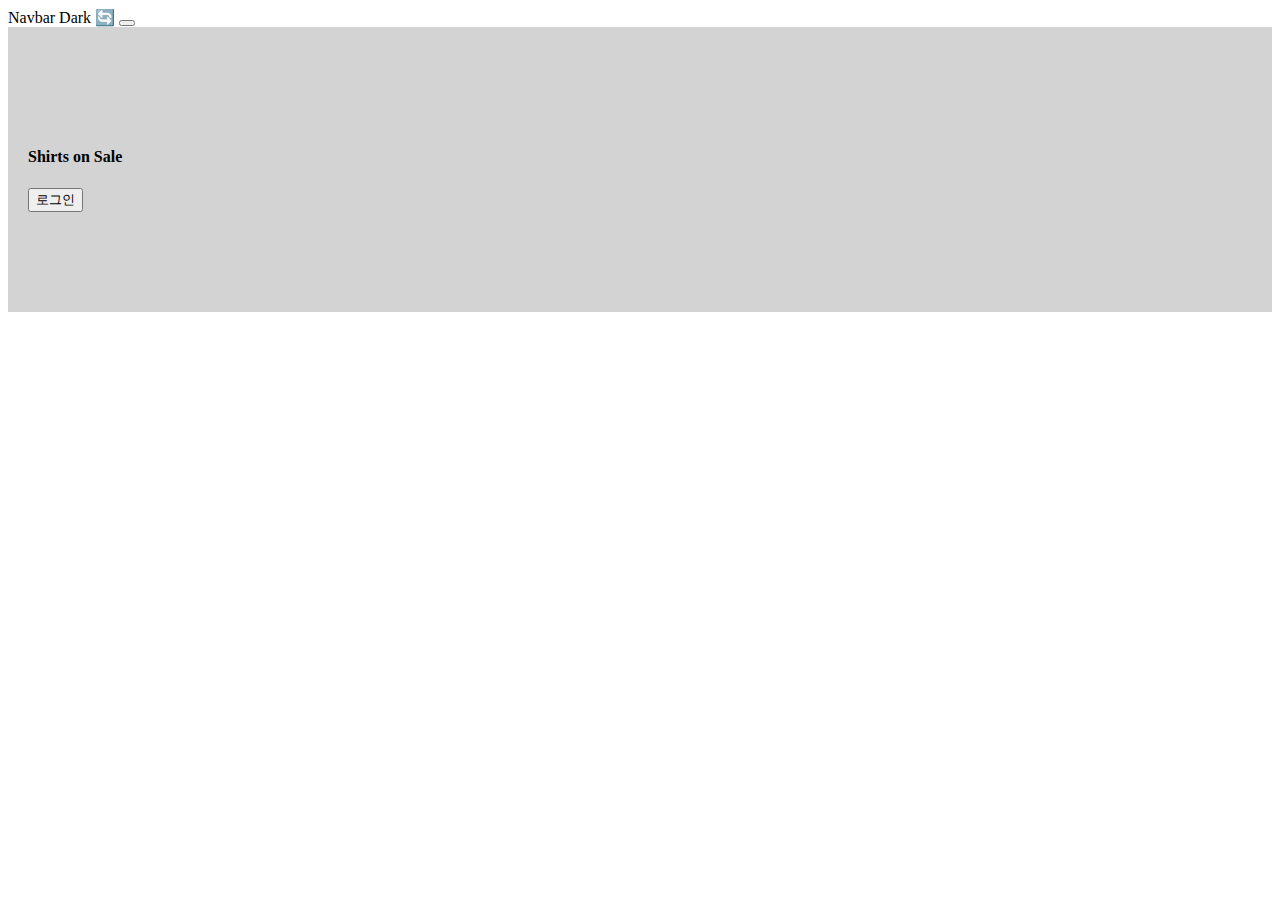
<file: Level 1/index.html>
<!doctype html>
<html lang="en">
  <head>
    <!-- Required meta tags -->
    <meta charset="utf-8">
    <meta name="viewport" content="width=device-width, initial-scale=1">

    <!-- Bootstrap CSS -->
    <link href="https://cdn.jsdelivr.net/npm/bootstrap@5.1.3/dist/css/bootstrap.min.css" rel="stylesheet" integrity="sha384-1BmE4kWBq78iYhFldvKuhfTAU6auU8tT94WrHftjDbrCEXSU1oBoqyl2QvZ6jIW3" crossorigin="anonymous">
    <link rel="stylesheet" href="main.css">
 
    <script src="https://code.jquery.com/jquery-3.7.1.min.js" integrity="sha256-/JqT3SQfawRcv/BIHPThkBvs0OEvtFFmqPF/lYI/Cxo=" crossorigin="anonymous"></script>

  </head>
  <body>

   
    <div class="black-bg">
      <div class="white-bg">
        <h4>로그인하세요</h4>

        <form action="success.html">
          <div class="my-3">
            <input type="text" class="form-control" id="email">
           </div>
           <div class="my-3">
             <input type="password" class="form-control">
           </div>
           <button type="submit" class="btn btn-primary" id="send">전송</button>
           <button type="button" class="btn btn-danger" id="close">닫기</button>
        </form> 

      </div>
    </div> 
<!--
    <div class="black-bg">
      <div class="white-bg">
        <h4>로그인하세요</h4>

        <form action="success.html" onsubmit="return checkId();">
          <div class="my-3">
            <input type="text" class="form-control" id="userId">
          </div>
          <div class="my-3">
            <input type="password" class="form-control" id="userPw">
          </div>
          <button type="submit" class="btn btn-primary">전송</button>
          <button type="button" class="btn btn-danger" id="close">닫기</button>
        </form> 

      </div>
    </div> 
-->
    <nav class="navbar navbar-light bg-light">
        <div class="container-fluid">
            <span class="navbar-brand">Navbar</span>
            <span class="badge bg-dark">Dark 🔄</span>
            <button class="navbar-toggler" type="button">
            <span class="navbar-toggler-icon"></span>
            </button>
        </div>
    </nav> 
    <ul class="list-group">
        <li class="list-group-item">An item</li>
        <li class="list-group-item">A second item</li>
        <li class="list-group-item">A third item</li>
        <li class="list-group-item">A fourth item</li>
        <li class="list-group-item">And a fifth one</li>
    </ul>

    <div class="main-bg">
      <h4>Shirts on Sale</h4>
      <button id="login" class="btn btn-danger">로그인</button>
    </div>
    
  


    <script>

      var count = 0;

      $('.badge').on('click', function() {
        count += 1;
        if (count % 2 != 0) {
          document.querySelector('.badge').style.color = 'black';
          document.querySelector('.badge').classList.remove('bg-dark');
          document.querySelector('.badge').classList.add('bg-light');
          document.querySelector('.badge').innerHTML = 'Light 🔄';
        } else {
          document.querySelector('.badge').style.color = 'white';
          document.querySelector('.badge').classList.remove('bg-light');
          document.querySelector('.badge').classList.add('bg-dark');
          document.querySelector('.badge').innerHTML = 'Dark 🔄';
        }
      })

      let age = '28';
      const birthplace = 'korea';
      

      // 전송버튼 누르면
      // 저기 input에 입력한값이 공백이면 알림창띄워주세요~
      $('form').on('submit', function(e) {
        if (document.getElementById('email').value == '') {
          alert('아이디입력안함');
          e.preventDefault(); // 폼 전송 막음
        }
      });


      document.getElementById('email').addEventListener('change', function(){
        console.log('안녕')
      });

      $('#login').on('click', function(){
        $('.black-bg').addClass('show-modal');
      });
      /*
      $('.black-bg').hide();

      $('#login').on('click', function(){
        $('.black-bg').fadeIn();
      })
      */
      $('#close').on('click', function(){
        $('.black-bg').removeClass('show-modal');
      })  

      function 삼육구게임(n) {
        var str = n.toString();
        var num = str[str.length - 1];

        if(num % 3 == 0 && num != 0) {
          console.log('박수');
        } else {
          console.log('통과');
        }
      }

      function 합격했냐(n1, n2){

        if((n1 < 0 || n1 > 100) || (n2 < 0 || n2 > 100)) {
          alert('0 ~ 100사이의 숫자 입력하세요.')
        } else if((n1 + n2 >= 120) && (n1 >= 40 && n2 >= 40)) {
          console.log('합격');
        } else {
          console.log('불합격');
        }
      }




      function checkId() {
        let userId = document.querySelector("#userId");
        let userPw = document.querySelector("#userPw");
        let userId_val = userId.value.trim();
        let userPw_val = userPw.value.trim();

        if(userId_val === "" && userPw_val === "") {
          alert("아이디와 비밀번호를 입력해주세요.");
          return false;
        }else if(userId_val === "") {
          alert("아이디를 입력해주세요.");
          userId.focus();
          return false;
        } else if(userPw_val === "") {
          alert("비밀번호를 입력해주세요.");
          userPw.focus();
          return false;
        } else if(userPw_val.length < 6) {
          alert("비밀번호 6자 미만입니다. 6자 이상 입력해주세요.");
          userPw.focus();
          return false;
        }
        return true;
      }

      

      document.querySelector('.navbar-toggler').addEventListener('click', function(){
          document.querySelectorAll('.list-group')[0].classList.toggle('show');
      })


        
      
      
       

        /*
        document.getElementsByClassName('navbar-toggler')[0].addEventListener('click', function(){
            document.getElementsByClassName('list-group')[0].classList.toggle('show');
        })
        */
    </script>

    <script src="https://cdn.jsdelivr.net/npm/bootstrap@5.1.3/dist/js/bootstrap.bundle.min.js" integrity="sha384-ka7Sk0Gln4gmtz2MlQnikT1wXgYsOg+OMhuP+IlRH9sENBO0LRn5q+8nbTov4+1p" crossorigin="anonymous"></script>
    
  </body>
</html>
</file>
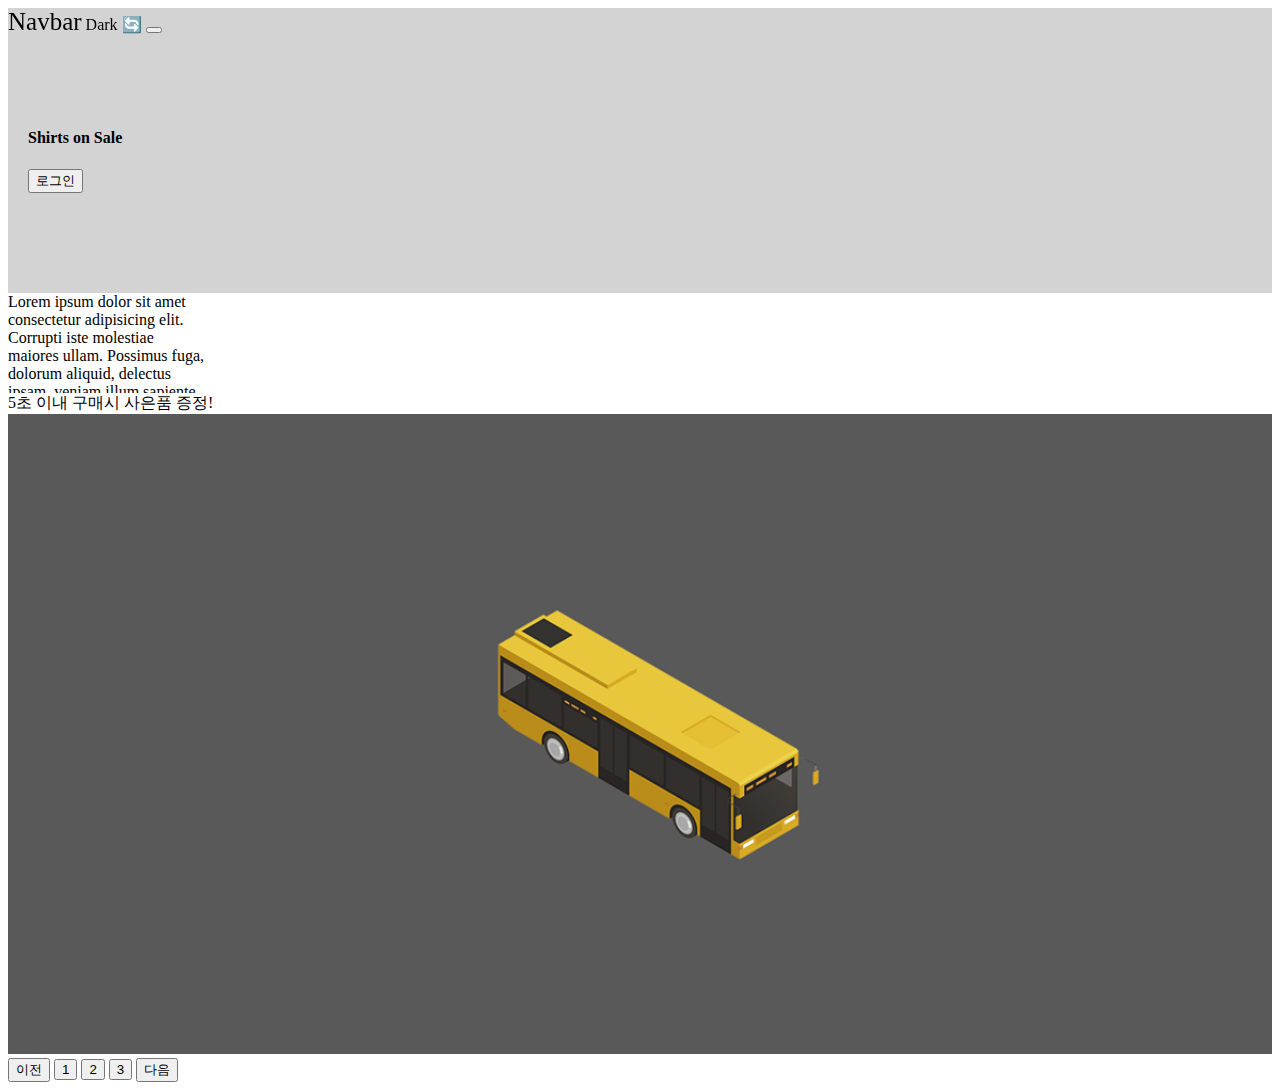
<file: Level 2/index.html>
<!doctype html>
<html lang="en">
  <head>
    <!-- Required meta tags -->
    <meta charset="utf-8">
    <meta name="viewport" content="width=device-width, initial-scale=1">

    <!-- Bootstrap CSS -->
    <link href="https://cdn.jsdelivr.net/npm/bootstrap@5.1.3/dist/css/bootstrap.min.css" rel="stylesheet" integrity="sha384-1BmE4kWBq78iYhFldvKuhfTAU6auU8tT94WrHftjDbrCEXSU1oBoqyl2QvZ6jIW3" crossorigin="anonymous">
    <link rel="stylesheet" href="./main.css">
    <script src="https://code.jquery.com/jquery-3.7.1.min.js" integrity="sha256-/JqT3SQfawRcv/BIHPThkBvs0OEvtFFmqPF/lYI/Cxo=" crossorigin="anonymous"></script>
  </head>
  <body>

   
    <div class="black-bg">
      <div class="white-bg">
        <h4>로그인하세요</h4>

        <form action="success.html">
          <div class="my-3">
            <input type="text" class="form-control" id="email">
           </div>
           <div class="my-3">
             <input type="password" class="form-control" id="pw">
           </div>
           <button type="submit" class="btn btn-primary" id="send">전송</button>
           <button type="button" class="btn btn-danger" id="close">닫기</button>
        </form> 
      </div>
    </div> 

    <script>
      document.querySelector('.black-bg').addEventListener('click', function(e) {
        if(e.target == document.querySelector('.black-bg')) {
          document.querySelector('.black-bg').classList.remove('show-modal');
        }
      })
    </script>


    <nav class="navbar navbar-light bg-light">
        <div class="container-fluid">
            <span class="navbar-brand">Navbar</span>
            <span class="badge bg-dark">Dark 🔄</span>
            <button class="navbar-toggler" type="button">
            <span class="navbar-toggler-icon"></span>
            </button>
        </div>
    </nav> 


    <script>
      window.addEventListener('scroll', function() {
        
        if (window.scrollY > 100) {
          document.querySelector('.navbar-brand').style.fontSize = '22px';
        } else {
          document.querySelector('.navbar-brand').style.fontSize = '25px';
        }

      });

    </script>



    <ul class="list-group">
        <li class="list-group-item">An item</li>
        <li class="list-group-item">A second item</li>
        <li class="list-group-item">A third item</li>
        <li class="list-group-item">A fourth item</li>
        <li class="list-group-item">And a fifth one</li>
    </ul>

    <div class="main-bg">
      <h4>Shirts on Sale</h4>
      <button id="login" class="btn btn-danger">로그인</button>
    </div>
    
    <div class="lorem" style="width: 200px; height: 100px; overflow-y: scroll;">
      Lorem ipsum dolor sit amet consectetur adipisicing elit. Corrupti iste molestiae maiores ullam. Possimus fuga, dolorum aliquid, delectus ipsam, veniam illum sapiente voluptas dicta fugit soluta earum quisquam amet optio.
    </div>

      <script>
        // div의 스크롤바 내린 양 + 눈에 보이는 div 높이 == div의 실제높이
        $('.lorem').on('scroll', function() {
          var scrollTop = document.querySelector('.lorem').scrollTop;
          var scrollHeight = document.querySelector('.lorem').scrollHeight;
          var clientHeight = document.querySelector('.lorem').clientHeight;

          var diff = scrollHeight - clientHeight;

          console.log(scrollTop, scrollHeight);

          if (scrollTop == diff) {
            alert('다 읽음');
          }
        });

      </script>

    <div class="alert alert-danger">
        <span class="ms">5</span>초 이내 구매시 사은품 증정!
    </div>

    <div style="overflow: hidden;">
      <div class="slide-container">
        <div class="slide-box">
          <img src="./imgs/car1.png">
        </div>
        <div class="slide-box">
          <img src="./imgs/car2.png">
        </div>
        <div class="slide-box">
          <img src="./imgs/car3.png">
        </div>
      </div>
    </div>
    
    <button class="prew">이전</button>
    <button class="slide-1">1</button>
    <button class="slide-2">2</button>
    <button class="slide-3">3</button>
    <button class="next">다음</button>

    <script>
      let currentSlide = 1;
      const totalSlides = 3;

      function updateSlide() {
        // currentSlide가 1이면 translateX(0vw), 2이면 -100vw, 3이면 -200vw
        const translateX = -(currentSlide - 1) * 100;
        $('.slide-container').css('transform', `translateX(${translateX}vw)`);
      }
      
      // 숫자 버튼 클릭 시
      $('.slide-1').on('click', function() {
        currentSlide = 1;
        updateSlide();
      });

      $('.slide-2').on('click', function() {
        currentSlide = 2;
        updateSlide();
      });

      $('.slide-3').on('click', function() {
        currentSlide = 3;
        updateSlide();
      });

      // 이전 버튼 클릭 시
      $('.prev').on('click', function() {
        if (currentSlide > 1) {
          currentSlide--;
          updateSlide();
        }
      });

      // 다음 버튼 클릭 시
      $('.next').on('click', function() {
        if (currentSlide < totalSlides) {
          currentSlide++;
          updateSlide();
        }
      });

      // 1초 == 1000ms

      function convertMS(m, s) {
        return ((m * 60) + s) * 1000 
      };

      console.log(convertMS(2,10));
     
      function discount(d, b) {
        if (b == true) {
          var dc = d * 0.1;
          return parseFloat((d - dc).toFixed(2)); 
        }
        else {
          return d;
        }
      }

      console.log(discount(70,true));


        var ms = 5;

        setInterval(function() {
            if(ms == 0) {
                // jQuery 방식
                $('.alert').hide();

                // 또는 순수 JS 방식
                // document.querySelector('.alert').style.display = 'none';
            }
            document.querySelector('.ms').innerHTML = ms;
            ms -= 1;
        }, 1000);    
    

        $('#login').on('click', function(){
            $('.black-bg').addClass('show-modal');
        });
    
        $('#close').on('click', function(){
            $('.black-bg').removeClass('show-modal');
        });  


        $('form').on('submit', function(e) {
            var inputvalue = document.getElementById('email').value;
            var inputPw = document.getElementById('pw').value;

            if (inputvalue == '') {
                alert('아이디입력안함');
                e.preventDefault(); // 폼 전송 막음
            }

            if (/[A-Z]/.test(inputPw) == true) {
              alert('A-Z에 속한 알파벳 확인 완료');
            } else {
              alert('A-Z에 속한 알파벳 없음');
            }

            if (/\S+@\S+.\S/.test(inputvalue)) {
                alert('이메일형식아님');
            }

        });


        

    </script>

    <script src="https://cdn.jsdelivr.net/npm/bootstrap@5.1.3/dist/js/bootstrap.bundle.min.js" integrity="sha384-ka7Sk0Gln4gmtz2MlQnikT1wXgYsOg+OMhuP+IlRH9sENBO0LRn5q+8nbTov4+1p" crossorigin="anonymous"></script>
    
  </body>
</html>
</file>
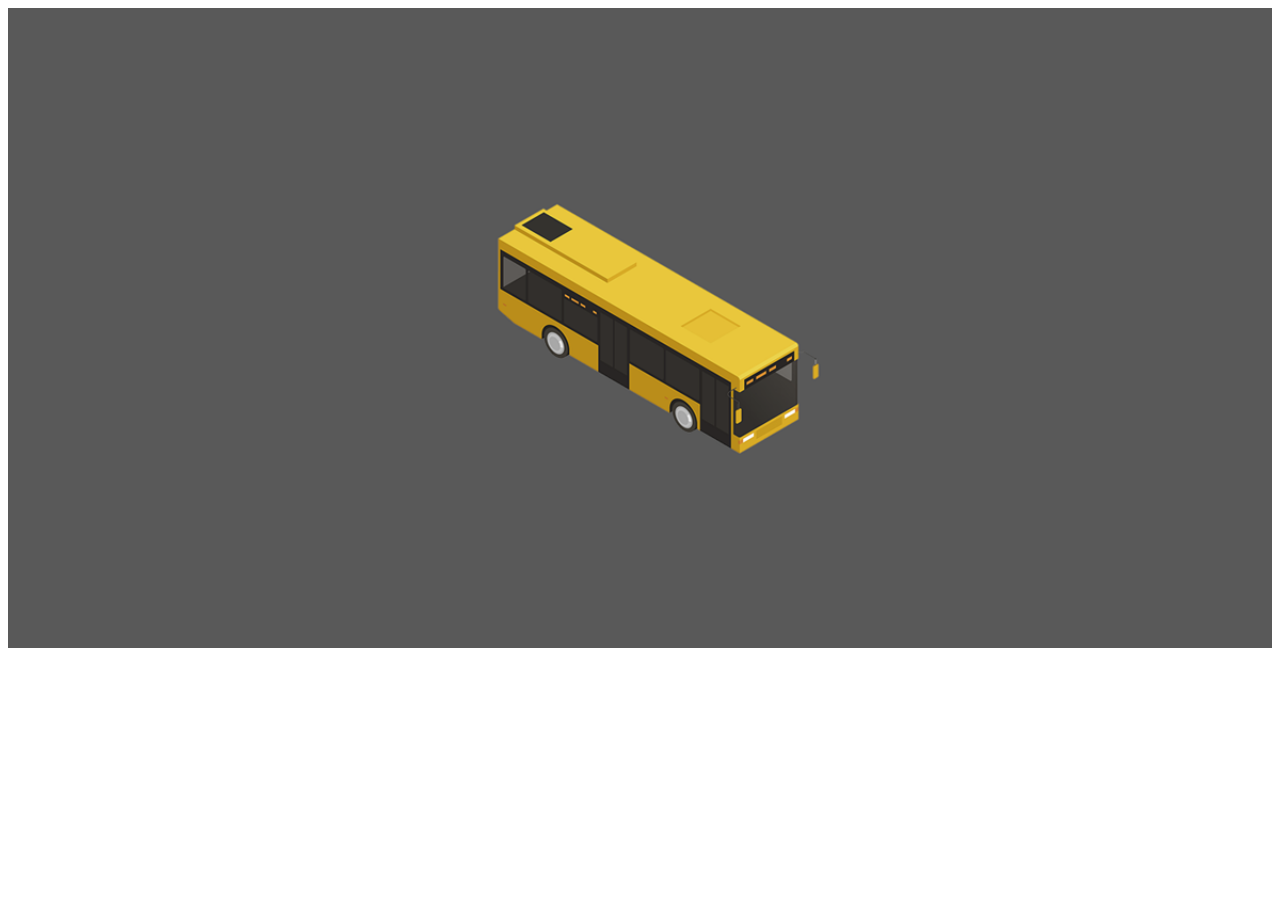
<file: Level 3/index.html>
<!DOCTYPE html>
<html lang="en">
<head>
    <meta charset="UTF-8">
    <meta name="viewport" content="width=device-width, initial-scale=1.0">
    <title>Document</title>
    <link rel="stylesheet" href="main.css">
    <script src="https://code.jquery.com/jquery-3.7.1.min.js" integrity="sha256-/JqT3SQfawRcv/BIHPThkBvs0OEvtFFmqPF/lYI/Cxo=" crossorigin="anonymous"></script>
</head>
<body>
    <div style="overflow: hidden">
        <div class="slide-container">
            <div class="slide-box">
                <img src="imgs/car1.png" draggable="false">
            </div>
            <div class="slide-box">
                <img src="imgs/car2.png" draggable="false">
            </div>
            <div class="slide-box">
                <img src="imgs/car3.png" draggable="false">
            </div>
        </div>
    </div>

    <script>
        // 기능2. 손 놓을 때 100px 이상 이동하면 둘째사진 아니면 첫째사진
        /* PC */
        var startCoordinate = 0;
        var flag = false;
        var moved = 0;

        let currentIndex = 0;

        $('.slide-container').on('touchstart', function(e) {
            startCoordinate = e.touches[0].clientX;
            flag = true;
        });

        $(window).on('touchmove', function(e) {

            if(flag) {
                moved = e.changedTouches[0].clientX - startCoordinate;

                const baseX = -currentIndex * window.innerWidth;
                const totalMove = baseX + moved;

                $('.slide-container').css('transform',
                `translateX(${totalMove}px`)
            }
        });

        $(window).on('touchend', function(e) {
            if(!flag) return;
            flag = false;

            if (moved < -100) {
                currentIndex++;
            } else if (moved > 100) {
                currentIndex--;
            }

            const maxIndex = $('.slide-box').length - 1;
            if (currentIndex > maxIndex) currentIndex = maxIndex;
            if (currentIndex < 0) currentIndex = 0;

            const offset = -currentIndex * window.innerWidth;
            $('.slide-container')
            .css('transition', 'all 0.5s')
            .css('transform', `translateX(${offset}px)`);
            
            setTimeout(() => {
                $('.slide-container').css('transition', 'none')
            }, 500)

            moved = 0;
        });


        /* mobile */
        $('.slide-container').on('mousedown', function(e) {
            startCoordinate = e.clientX;
            flag = true;
        });

        $(window).on('mousemove', function(e) {

            if(flag) {
                moved = e.clientX - startCoordinate;

                const slideWidth = window.innerWidth;
                const baseX = -currentIndex * slideWidth;
                const maxIndex = $('.slide-box').length - 1;

                let totalMove = baseX + moved;

                // 첫 번째에서 오른쪽 드래그 → 탄성 효과
                if (currentIndex === 0 && moved > 0) {
                    totalMove = baseX;
                }

                // 마지막에서 왼쪽 드래그 → 탄성 효과
                if (currentIndex === maxIndex && moved < 0) {
                    totalMove = baseX;
                }

                $('.slide-container').css('transform', `translateX(${totalMove}px)`);
                }
            
        });

        $(window).on('mouseup', function(e) {
            if(!flag) return;
            flag = false;

            if (moved < -100) {
                currentIndex++;
            } else if (moved > 100) {
                currentIndex--;
            }

            const maxIndex = $('.slide-box').length - 1;
            if (currentIndex > maxIndex) currentIndex = maxIndex;
            if (currentIndex < 0) currentIndex = 0;

            const offset = -currentIndex * window.innerWidth;
            $('.slide-container')
            .css('transition', 'all 0.5s')
            .css('transform', `translateX(${offset}px)`);
            
            setTimeout(() => {
                $('.slide-container').css('transition', 'none')
            }, 500)

            moved = 0;
        });
    </script>

</body>
</html>
</file>
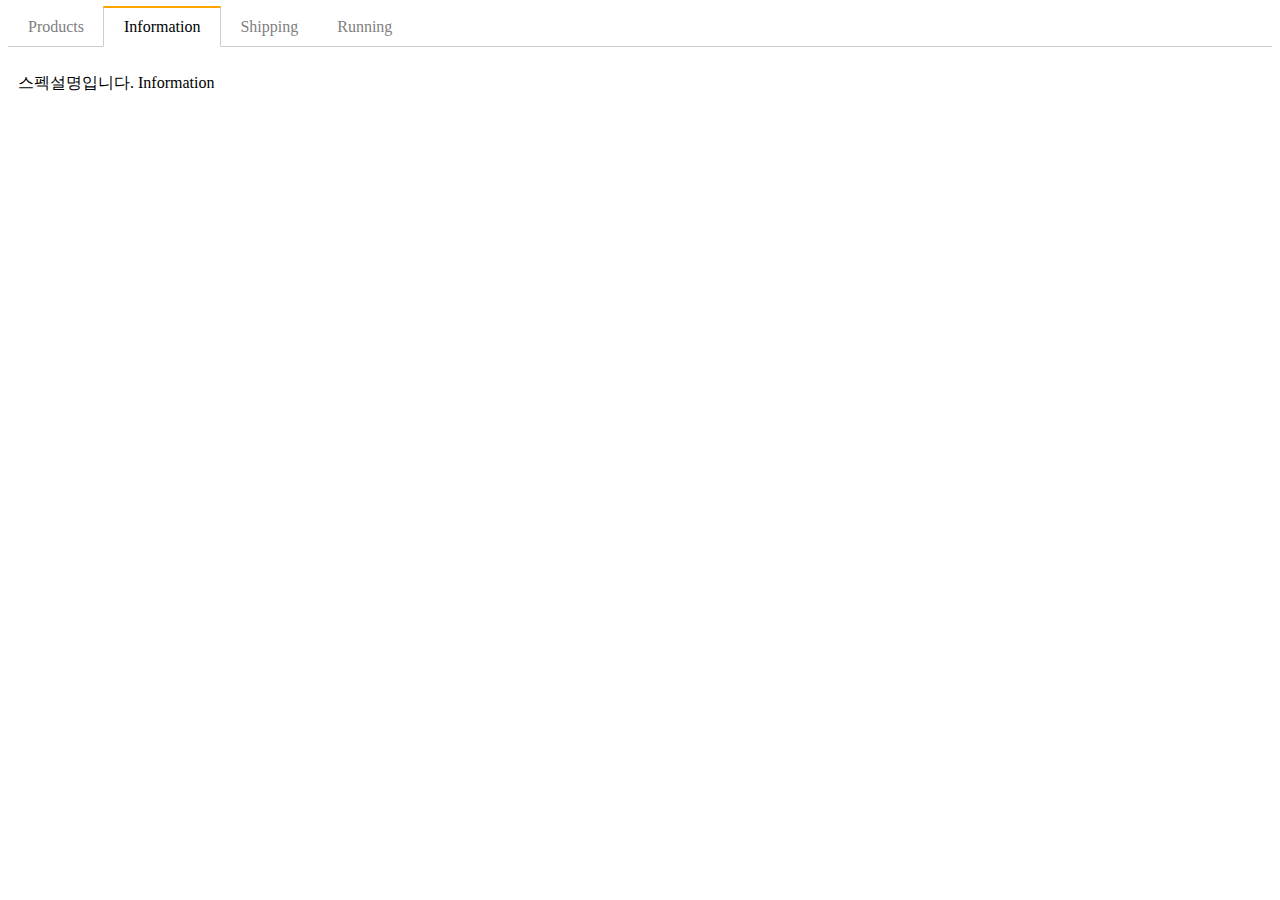
<file: Level 2/detail.html>
<!doctype html>
<html lang="en">
    <head>
    <!-- Required meta tags -->
    <meta charset="utf-8">
    <meta name="viewport" content="width=device-width, initial-scale=1">

    <!-- Bootstrap CSS -->
    <link href="https://cdn.jsdelivr.net/npm/bootstrap@5.1.3/dist/css/bootstrap.min.css" rel="stylesheet" integrity="sha384-1BmE4kWBq78iYhFldvKuhfTAU6auU8tT94WrHftjDbrCEXSU1oBoqyl2QvZ6jIW3" crossorigin="anonymous">
    <link rel="stylesheet" href="./main.css">
    <script src="https://code.jquery.com/jquery-3.7.1.min.js" integrity="sha256-/JqT3SQfawRcv/BIHPThkBvs0OEvtFFmqPF/lYI/Cxo=" crossorigin="anonymous"></script>
    </head>
    <body>

    <style>
        ul.list {
            list-style-type: none;
            margin: 0;
            padding: 0;
            border-bottom: 1px solid #ccc;
        }
        ul.list::after {
            content: '';
            display: block;
            clear: both;
        }
        .tab-button {
            display: block;
            padding: 10px 20px 10px 20px;
            float: left;
            margin-right: -1px;
            margin-bottom: -1px;
            color: grey;
            text-decoration: none;
            cursor: pointer;
        }
        .orange {
            border-top: 2px solid orange;
            border-right: 1px solid #ccc;
            border-bottom: 1px solid white;
            border-left: 1px solid #ccc;
            color: black;
            margin-top: -2px;
        }
        .tab-content {
            display: none;
            padding: 10px;
        }
        .show {
            display: block;
        }
    </style>
    
    <div class="container mt-5">
        <ul class="list">
            <li class="tab-button" data-id="0">Products</li>
            <li class="tab-button orange" data-id="1">Information</li>
            <li class="tab-button" data-id="2">Shipping</li>
            <li class="tab-button" data-id="3">Running</li>
        </ul>
        <div class="tab-content">
            <p>상품설명입니다. Product</p>
        </div>
        <div class="tab-content show">
            <p>스펙설명입니다. Information</p>
        </div>
        <div class="tab-content">
            <p>배송정보입니다. Shipping</p>
        </div>
        <div class="tab-content">
            <p>달리기입니다. Running</p>
        </div>
    </div> 

    <script src="tab.js"></script>

    <script src="https://cdn.jsdelivr.net/npm/bootstrap@5.1.3/dist/js/bootstrap.bundle.min.js" integrity="sha384-ka7Sk0Gln4gmtz2MlQnikT1wXgYsOg+OMhuP+IlRH9sENBO0LRn5q+8nbTov4+1p" crossorigin="anonymous"></script>

    </body>
</html>
</file>
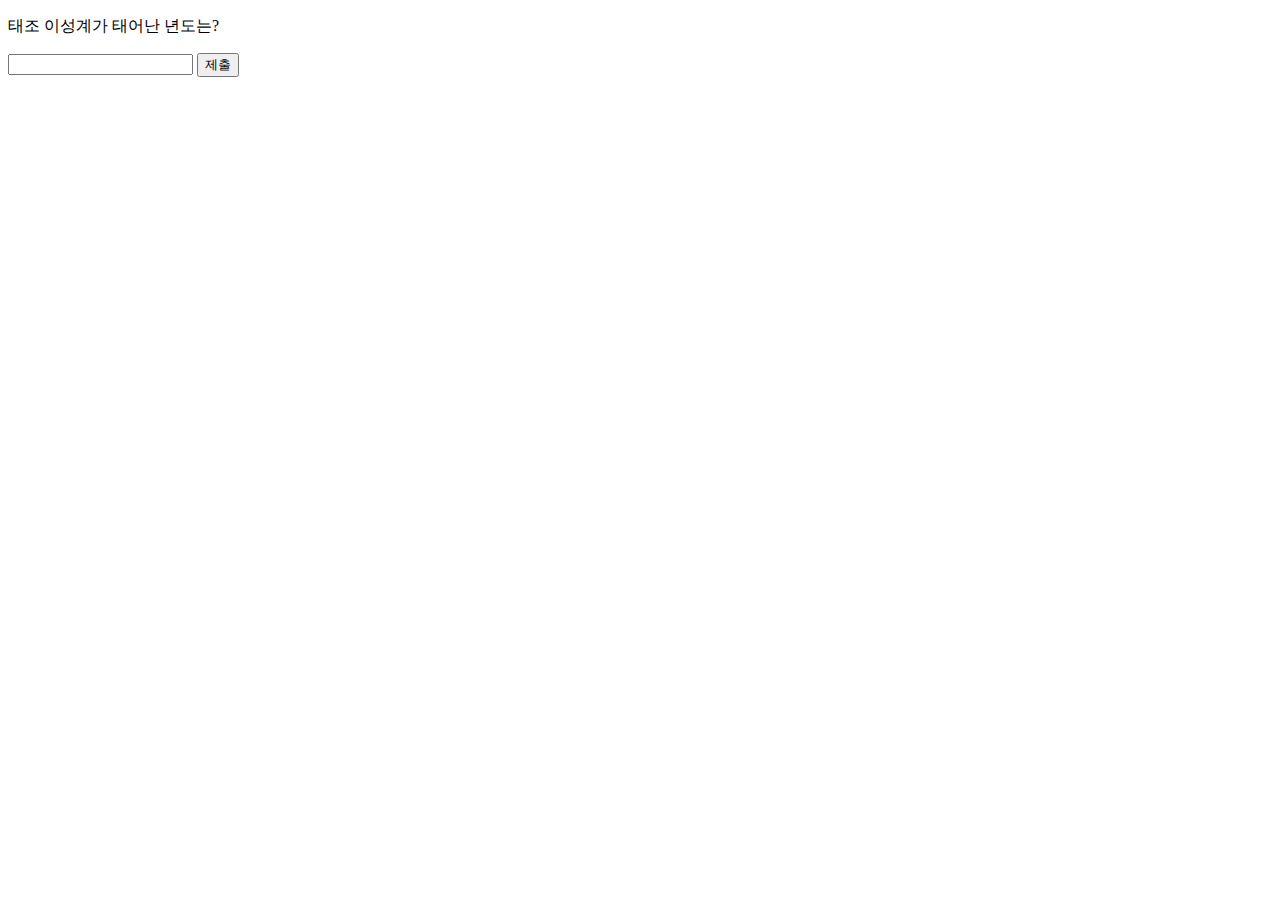
<file: Level 2/problem.html>
<!DOCTYPE html>
<html lang="en">
<head>
    <meta charset="UTF-8">
    <meta name="viewport" content="width=device-width, initial-scale=1.0">
    <title>Document</title>
</head>
<body>

    <p>태조 이성계가 태어난 년도는?</p>
    <input type="text" id="answer">
    <button id="send-answer">제출</button>

    <script>

        // Q 3. 이자율
        var 예금액 = 10000;
        var 미래예금액 = 0;

        var cnt = 0;
        미래예금액 = 예금액;

        if(미래예금액 > 49999) {
            미래예금액 += 예금액 * 0.2;
            미래예금액 += 미래예금액 * 0.2;
        } else {
            미래예금액 += 예금액 * 0.15;
            미래예금액 += 미래예금액 * 0.15;
        }

        console.log(미래예금액);

        // Q 4. 커피 리필
        var first = 360;

        var total_coffee = first;

        var cnt = 0;

        while (cnt < 2) {
            total_coffee += first * 2 / 3;
            first -= first / 3;
            cnt++;
        }
        
        console.log(total_coffee);

        // Q 5. 퀴즈
        var birthyear = 1335;
        var cnt = 0;
        
        document.getElementById('send-answer').addEventListener('click', function() {
            var inputyear = document.getElementById('answer').value;  

            if (birthyear == inputyear) {
                alert('성공');
            } else if (birthyear != inputyear && cnt == 2) {
                alert('멍청아');
            } else {
                alert('틀림');
                cnt++;
            }
        })


        console.log(1.2**10);
        
        var initialCoffee = 360;
        var refillRatio = 2/3;

        function totalCoffee(initial, ratio) {
            if (Math.abs(ratio) >= 1) {
                return "공비가 1 이상이면 무한합이 성립되지 않음.";
            }
            return initial / (1 - ratio);
        }

        console.log(totalCoffee(initialCoffee, refillRatio));

    </script>
</body>
</html>
</file>
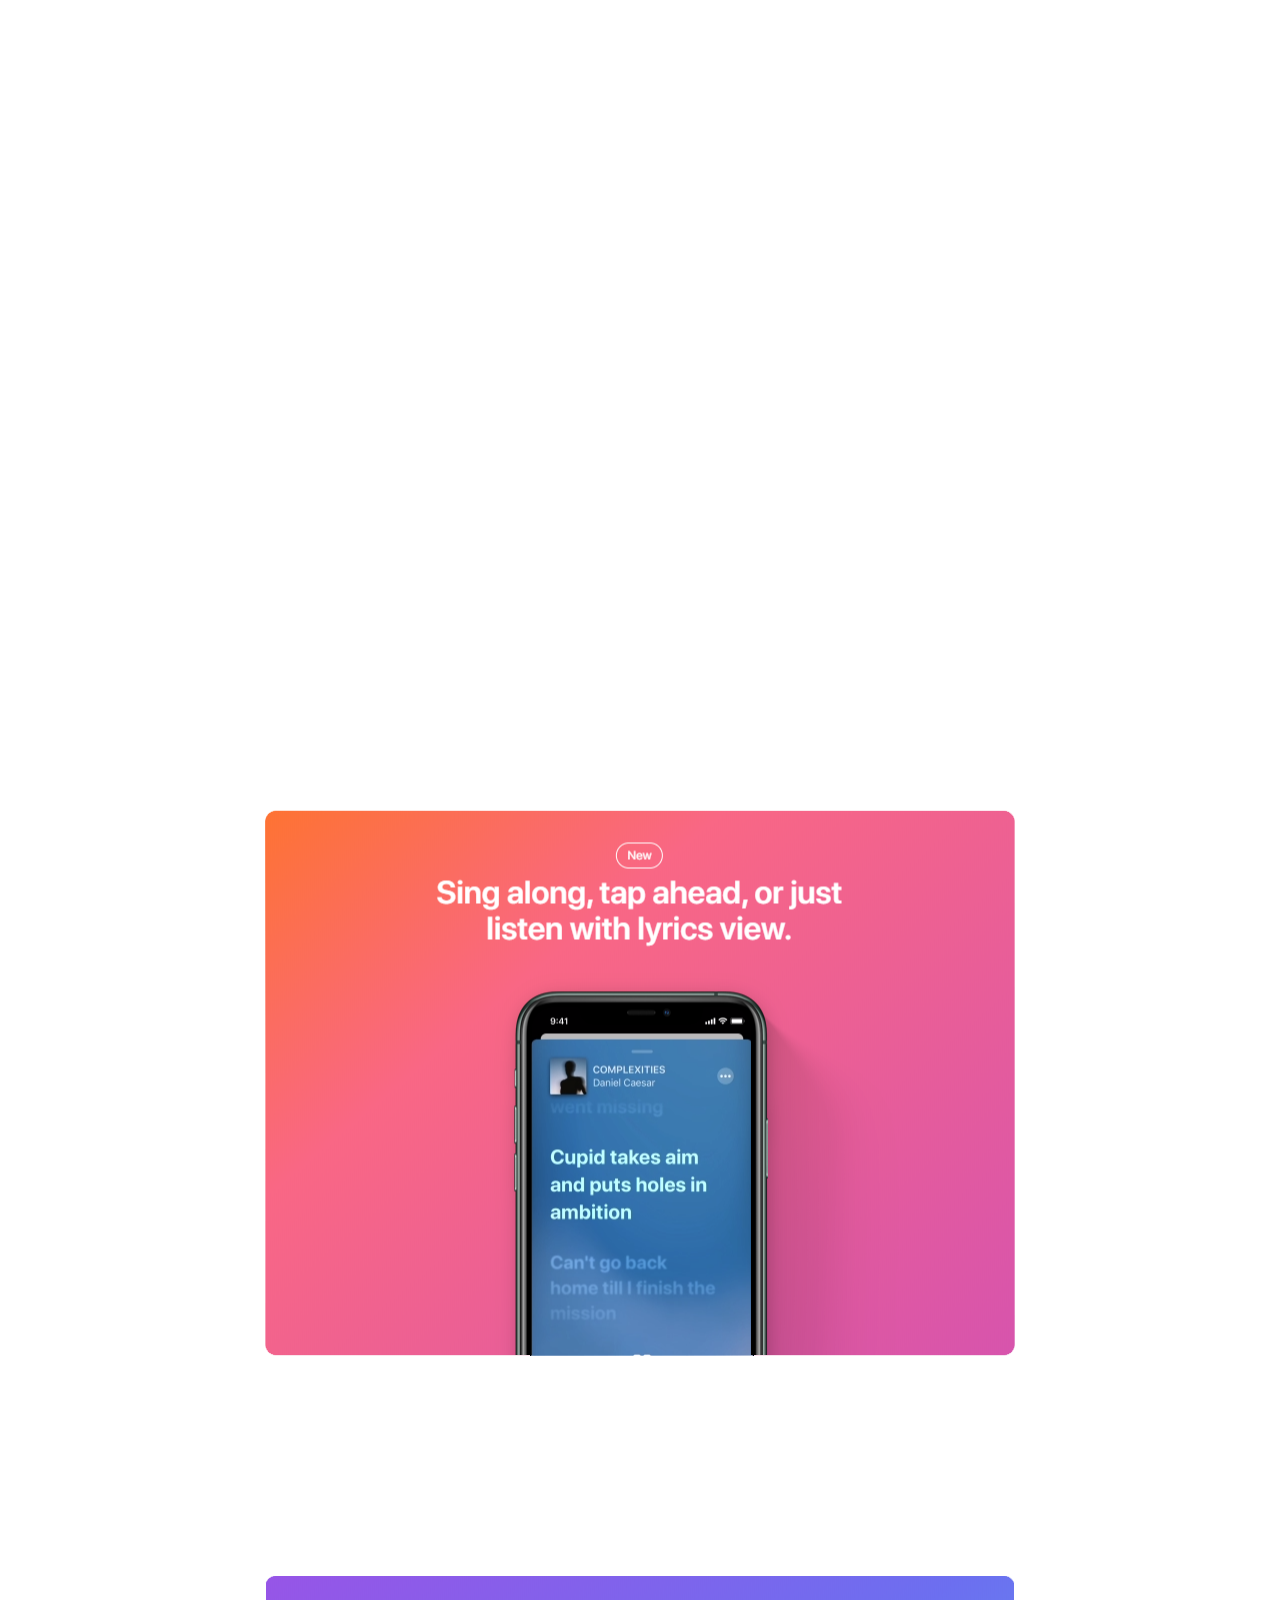
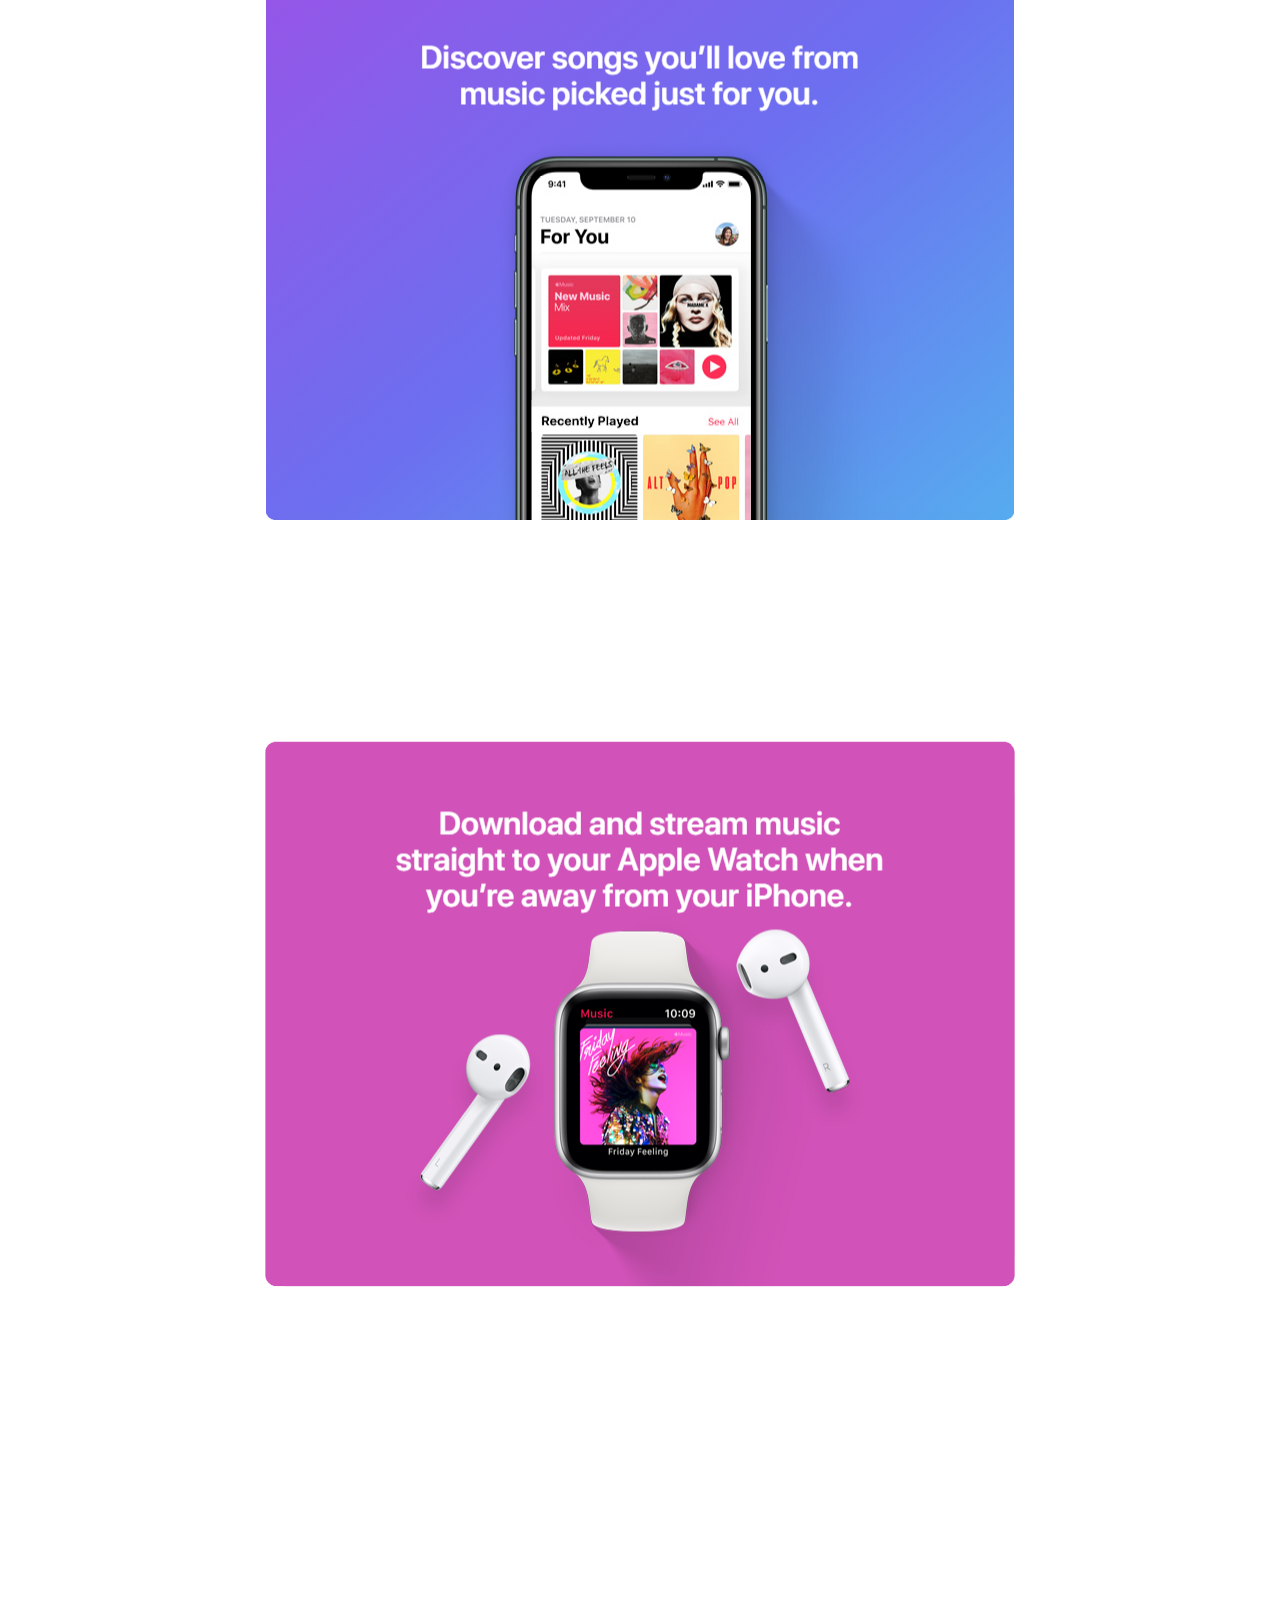
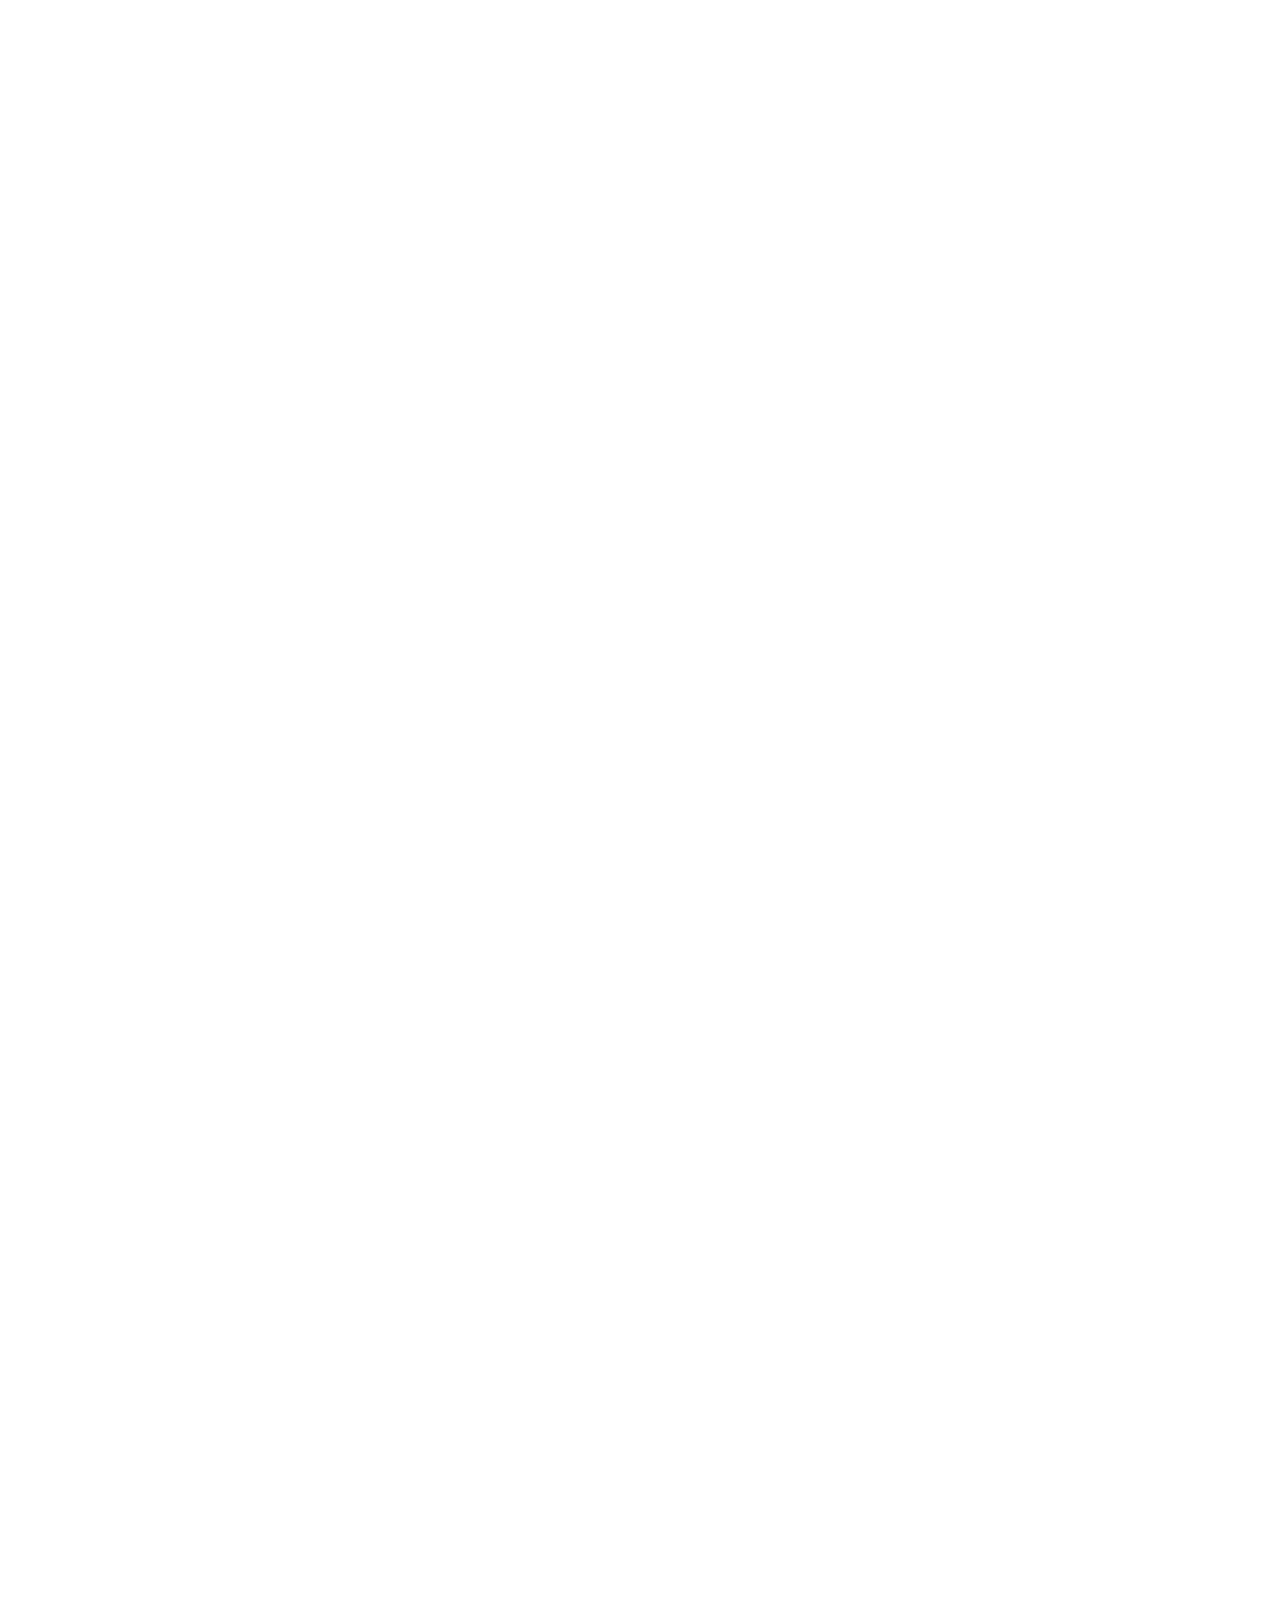
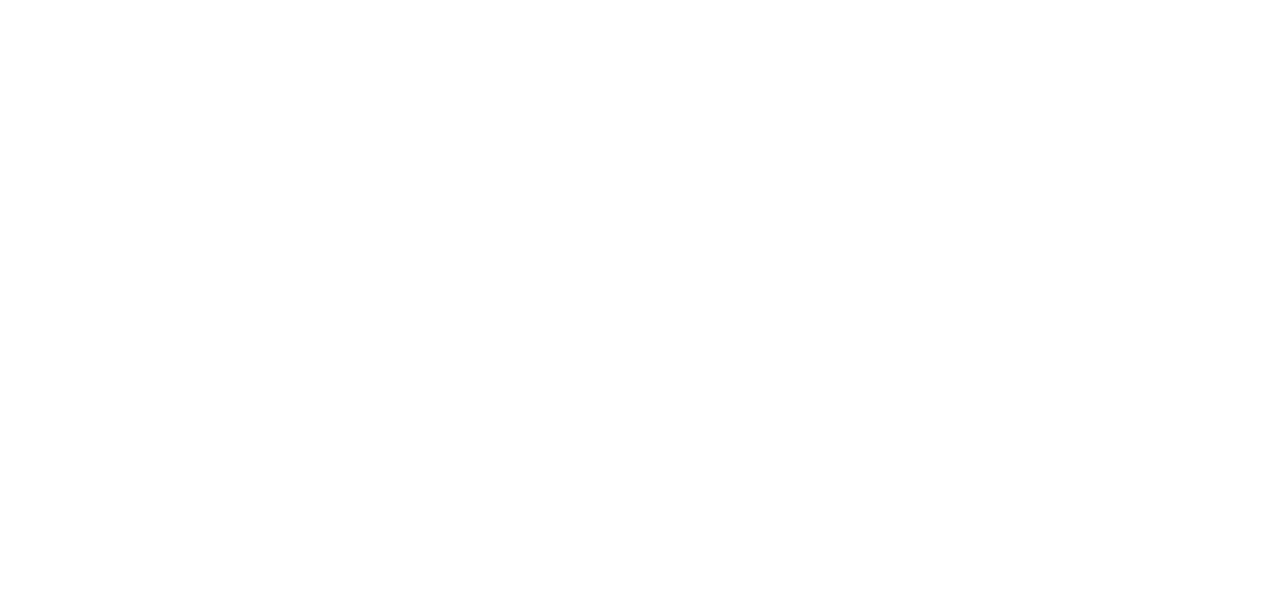
<file: Level 3/card.html>
<!DOCTYPE html>
<html lang="en">
<head>
    <meta charset="UTF-8">
    <meta name="viewport" content="width=device-width, initial-scale=1.0">
    <title>Document</title>
    <link rel="stylesheet" href="main.css">
    <script src="https://code.jquery.com/jquery-3.7.1.min.js" integrity="sha256-/JqT3SQfawRcv/BIHPThkBvs0OEvtFFmqPF/lYI/Cxo=" crossorigin="anonymous"></script>
</head>
<body>
    <div class="card-background">
        <div class="card-box">
            <img src="imgs/card1.png" alt="">
        </div>
        <div class="card-box">
            <img src="imgs/card2.png" alt="">
        </div>
        <div class="card-box">
            <img src="imgs/card3.png" alt="">
        </div>
    </div>

    <script>
        $(window).scroll(function() {
            var height = $(window).scrollTop();
            console.log(height);
            /* 650 ~ 1150 까지 스크롤바를 내리면,
                첫째 카드의 opacity 1 ~ 0 으로 서서히 변경 */
            /* 
            y = a * 높이 + b
            1 = a * 650 + b
            0 = a * 1150 + b
            => a = (-1/500)
            => b = 115/50
            */
            
            var scale = (-0.0002) * height + 1.13
            $('.card-box').eq(0).css('scale', scale);
        })
    </script>

</body>
</html>
</file>
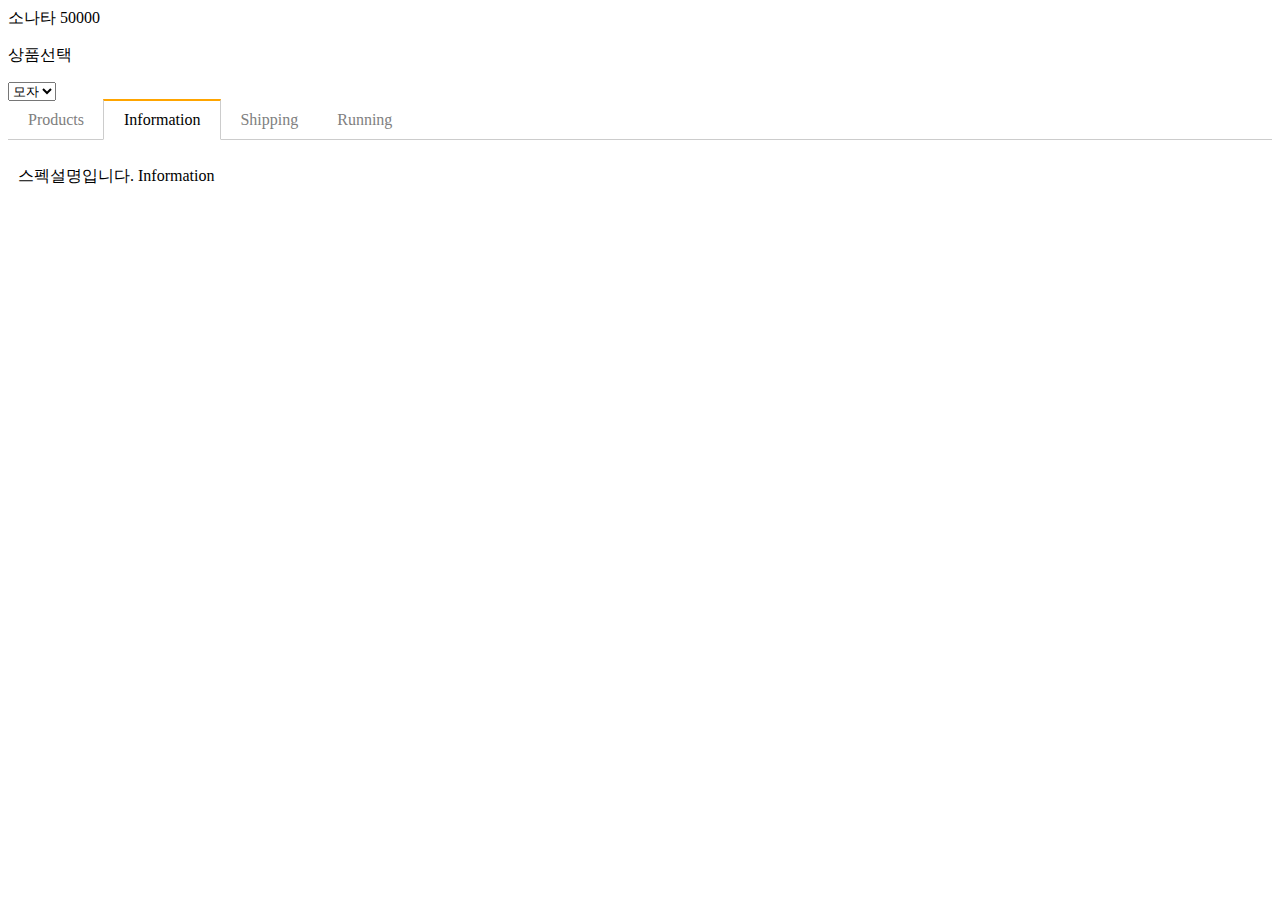
<file: Level 3/detail.html>
<!doctype html>
<html lang="en">
    <head>
    <!-- Required meta tags -->
    <meta charset="utf-8">
    <meta name="viewport" content="width=device-width, initial-scale=1">

    <!-- Bootstrap CSS -->
    <link href="https://cdn.jsdelivr.net/npm/bootstrap@5.1.3/dist/css/bootstrap.min.css" rel="stylesheet" integrity="sha384-1BmE4kWBq78iYhFldvKuhfTAU6auU8tT94WrHftjDbrCEXSU1oBoqyl2QvZ6jIW3" crossorigin="anonymous">
    <link rel="stylesheet" href="./detail.css">
    <script src="https://code.jquery.com/jquery-3.7.1.min.js" integrity="sha256-/JqT3SQfawRcv/BIHPThkBvs0OEvtFFmqPF/lYI/Cxo=" crossorigin="anonymous"></script>
    </head>
    <body>
    
        <div class="container mt-3">
            <div class="card p-3">
                <span id="name">상품</span>
                <span id="price">가격</span>   
            </div>
        </div>

        <script>
            var car2 = { name : '소나타', price : 50000 }

            document.getElementById('name').innerText = car2.name;
            document.getElementById('price').innerText = car2.price;
        </script>

        <form class="container my-5 form-group">
            <p>상품선택</p>
            <select class="form-select mt-2">
                <option>모자</option>
                <option>셔츠</option>
                <option>바지</option>
            </select>
            <select class="form-select mt-2 form-hide">
                <option>95</option>
                <option>100</option>
            </select>
        </form>

        <script>
            var pants = [28, 30, 32];
            $('.form-select').eq(0).on('input', function(){
          
              var value = $('.form-select').eq(0).val();
              if (value == '셔츠') {
                $('.form-select').eq(1).removeClass('form-hide');
              }
              else if (value == '바지'){
                $('.form-select').eq(1).removeClass('form-hide');
                $('.form-select').eq(1).html('');
                pants.forEach(function(a){
                  $('.form-select').eq(1).append(`<option>${a}</option>`)
                })
              }
          
            });
          </script>

        <div class="container mt-5">
            <ul class="list">
                <li class="tab-button" data-id="0">Products</li>
                <li class="tab-button orange" data-id="1">Information</li>
                <li class="tab-button" data-id="2">Shipping</li>
                <li class="tab-button" data-id="3">Running</li>
            </ul>
            <div class="tab-content">
                <p>상품설명입니다. Product</p>
            </div>
            <div class="tab-content show">
                <p>스펙설명입니다. Information</p>
            </div>
            <div class="tab-content">
                <p>배송정보입니다. Shipping</p>
            </div>
            <div class="tab-content">
                <p>달리기입니다. Running</p>
            </div>
        </div> 

        

    <script src="tab.js"></script>

    <script src="https://cdn.jsdelivr.net/npm/bootstrap@5.1.3/dist/js/bootstrap.bundle.min.js" integrity="sha384-ka7Sk0Gln4gmtz2MlQnikT1wXgYsOg+OMhuP+IlRH9sENBO0LRn5q+8nbTov4+1p" crossorigin="anonymous"></script>

    </body>
</html>
</file>
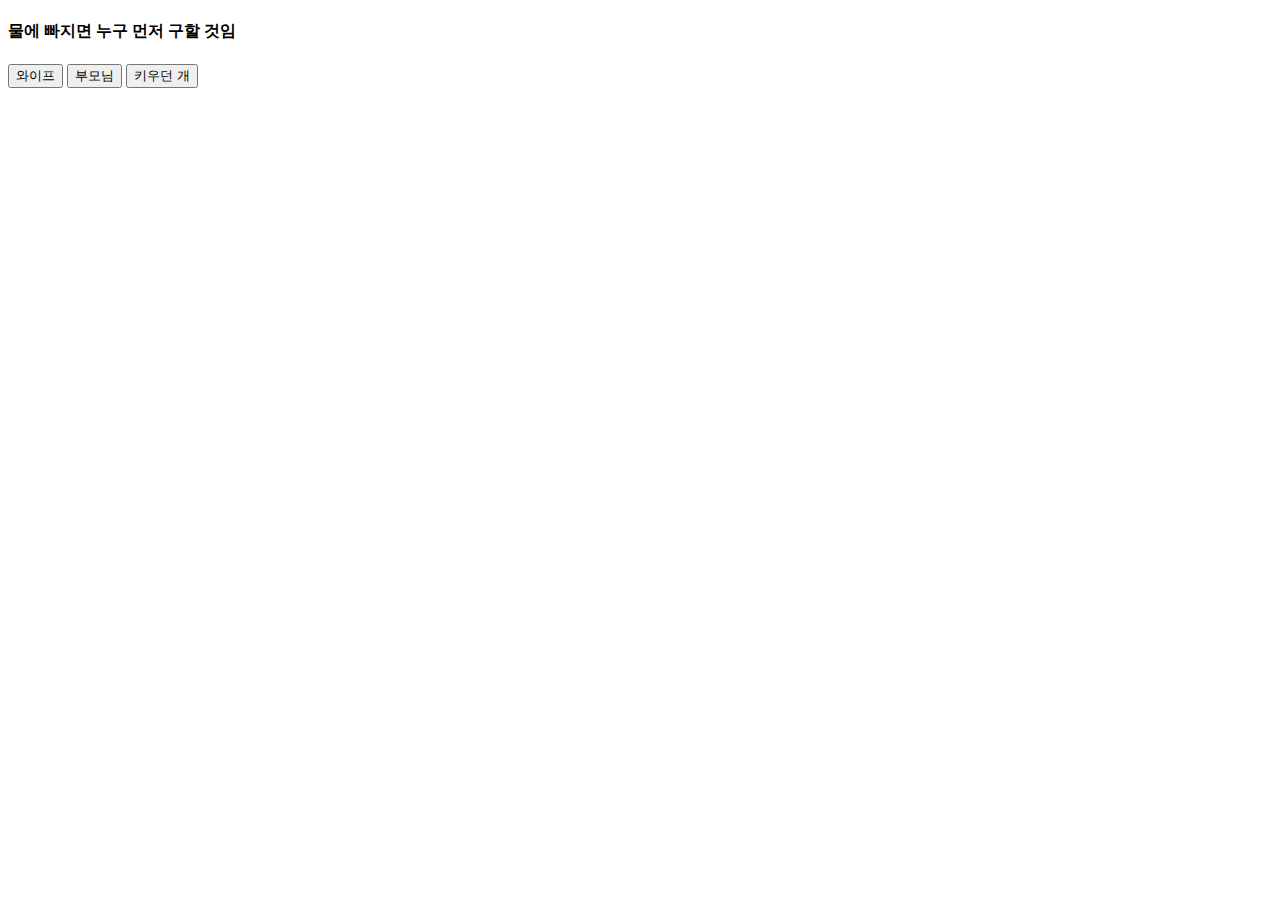
<file: Level 3/game.html>
<!DOCTYPE html>
<html lang="en">
<head>
    <meta charset="UTF-8">
    <meta name="viewport" content="width=device-width, initial-scale=1.0">
    <title>Document</title>
</head>
<body>
    <div id="quiz">
        <h4>물에 빠지면 누구 먼저 구할 것임</h4>
        <button>와이프</button>
        <button>부모님</button>
        <button>키우던 개</button>
    </div>

    <script>
        document.querySelector('#quiz').addEventListener('click', 
        function(e) {
            alert(e.target.innerHTML)
        });
    </script>
</body>
</html>
</file>
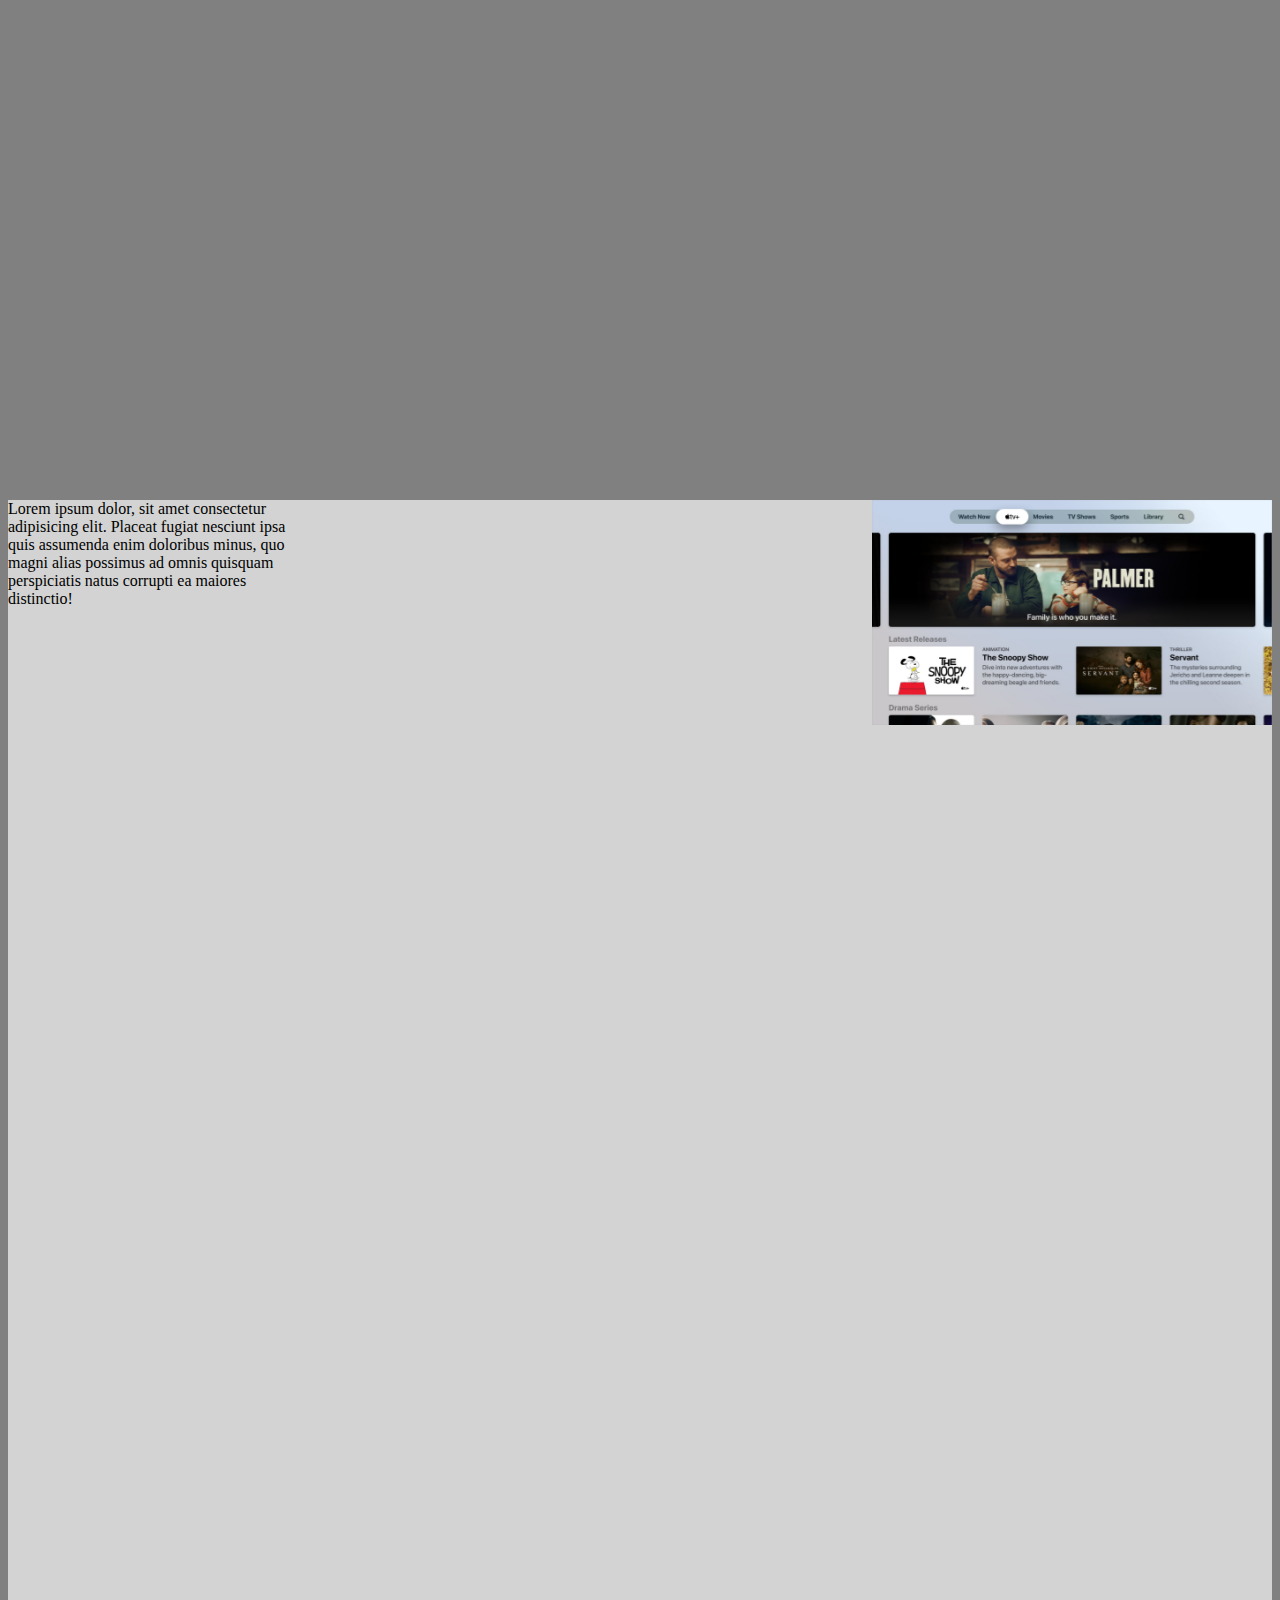
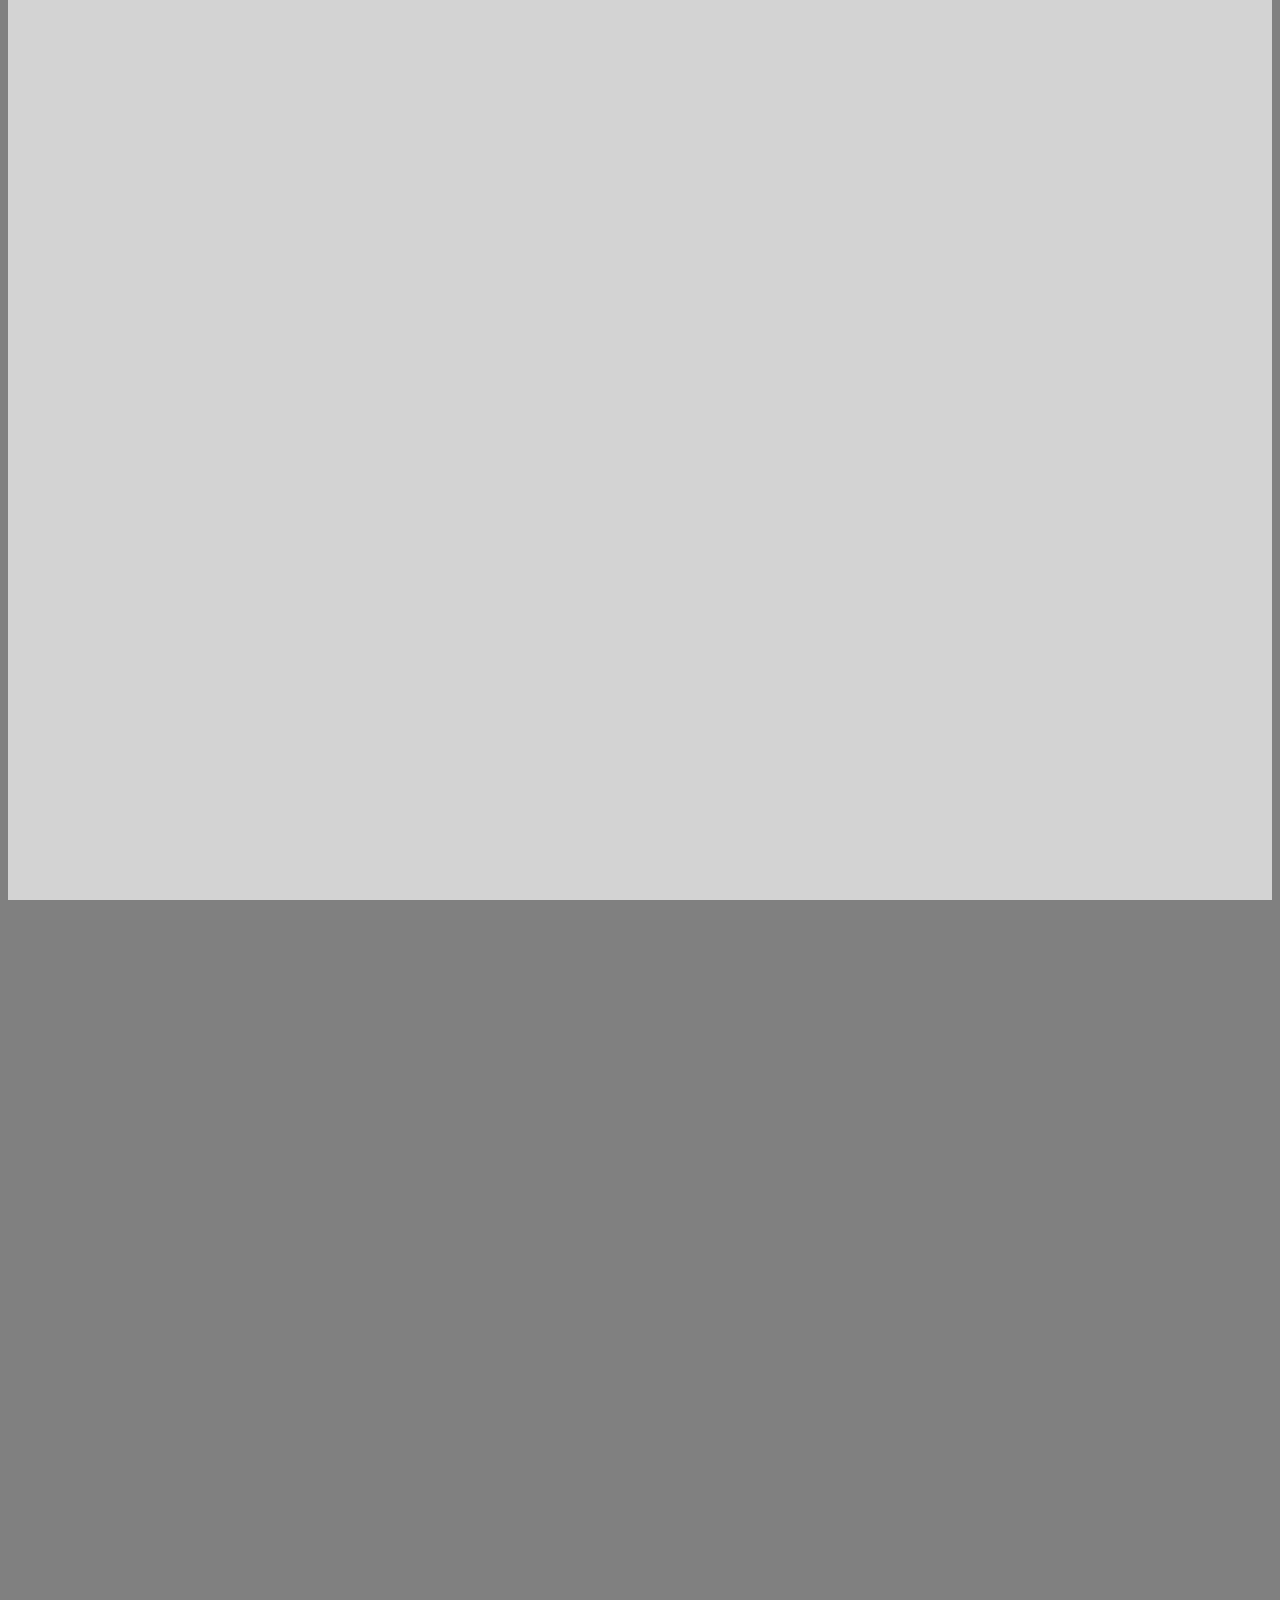
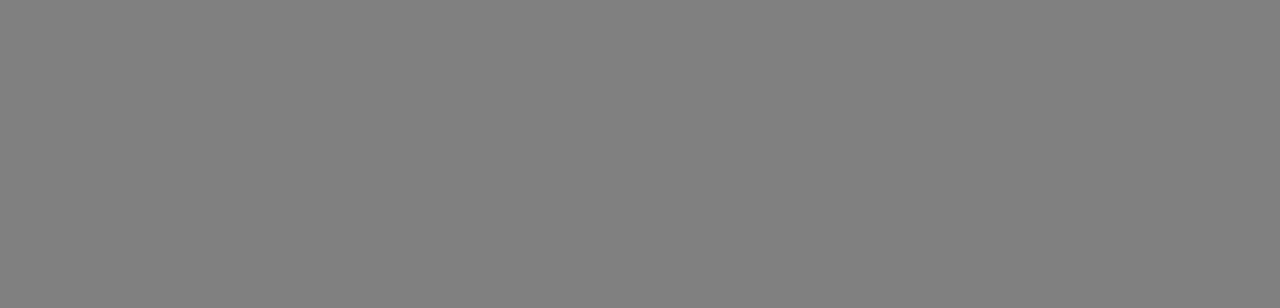
<file: Level 3/grid.html>
<!DOCTYPE html>
<html lang="en">
<head>
    <meta charset="UTF-8">
    <meta name="viewport" content="width=device-width, initial-scale=1.0">
    <title>Document</title>
    <link rel="stylesheet" href="./main.css">
</head>
<body style="background: grey; height: 3000px;">
    <div class="grey">
        <div class="image">
            <img src="/Level 3/imgs/appletv.jpg" width="100%">
        </div>
        <div class="text">
        Lorem ipsum dolor, sit amet consectetur adipisicing elit. Placeat fugiat nesciunt ipsa quis assumenda enim doloribus minus, quo magni alias possimus ad omnis quisquam perspiciatis natus corrupti ea maiores distinctio!
        </div>
    </div>
</body>
</html>
</file>
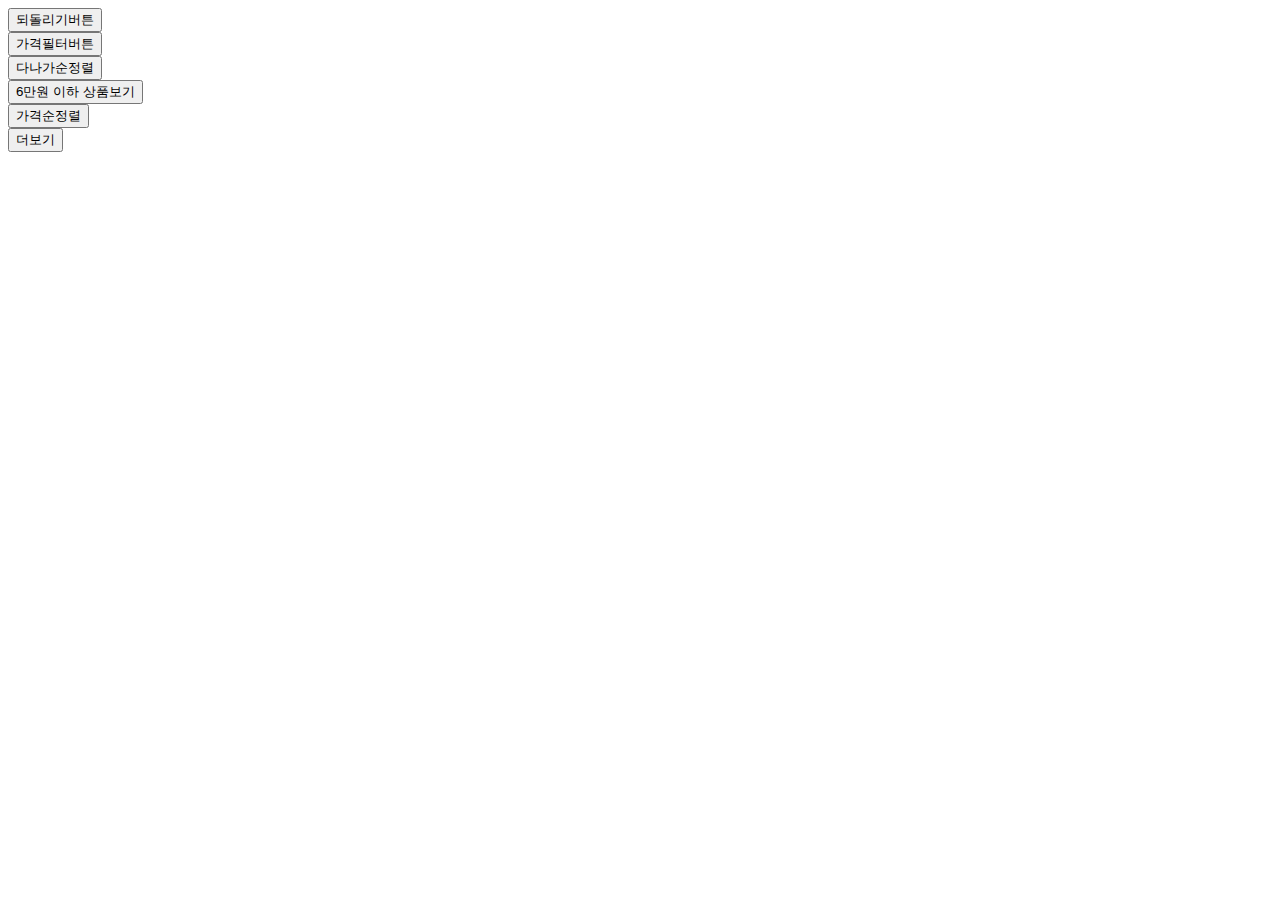
<file: Level 3/list(ajax).html>
<!DOCTYPE html>
<html lang="en">
<head>
    <meta charset="UTF-8">
    <meta name="viewport" content="width=device-width, initial-scale=1.0">
    <title>Document</title>
    <!-- Bootstrap CSS -->
    <link href="https://cdn.jsdelivr.net/npm/bootstrap@5.1.3/dist/css/bootstrap.min.css" rel="stylesheet" integrity="sha384-1BmE4kWBq78iYhFldvKuhfTAU6auU8tT94WrHftjDbrCEXSU1oBoqyl2QvZ6jIW3" crossorigin="anonymous">
    <link rel="stylesheet" href="./detail.css">
    <script src="https://code.jquery.com/jquery-3.7.1.min.js" integrity="sha256-/JqT3SQfawRcv/BIHPThkBvs0OEvtFFmqPF/lYI/Cxo=" crossorigin="anonymous"></script>
    
</head>
<body>
    
    <div class="container">
        <div class="row">
      
      
        </div>
    </div> 
    
      <script>
        let products = [    // 객체 배열
          { id : 0, price : 70000, title : 'Blossom Dress' },
          { id : 1, price : 50000, title : 'Springfield Shirt' },
          { id : 2, price : 60000, title : 'Black Monastery' }
        ];
        products.forEach((p, i) => p.originalIndex = i);

        const titleArr = [];

        products.forEach((a, i) => {
            var 템플릿 = 
                `<div class="col-sm-4">
                    <img src="https://picsum.photos/600" class="w-100">
                    <h5>${products[i].title}</h5>
                    <p>가격 : ${products[i].price}</p>
                    <button class="buy">구매</button>
                </div>`;
            $('.row').append(템플릿);
        });

        /* 
        // 중복 방지 
        document.querySelector('.row').addEventListener('click', function(e) {
            if (e.target.classList.contains('buy')) {
                const card = e.target.closest('div');
                const title = card.querySelector('h5').innerText;
                console.log(title);
                
                if(!titleArr.some(item => item.title === title)) {
                    const found = products.find(item => item.title === title);
                    if (found) {
                        titleArr.push(found);
                        localStorage.setItem('items', JSON.stringify(titleArr));
                        
                        const savedItems = JSON.parse(localStorage.getItem('items'));
                        console.log(savedItems);
                    }
                }
                
                console.log(titleArr);
                
            }
        });
        */

        document.querySelector('.row').addEventListener('click', function(e) {
            if (e.target.classList.contains('buy')) {
                const card = e.target.closest('div');
                const title = card.querySelector('h5').innerText;
                console.log(title);

                const existing = titleArr.find(item => item.title === title);

                if (existing) {
                    existing.count = (existing.count || 1) + 1;
                    console.log(existing.count);
                } else {
                    const found = products.find(item => item.title === title);
                    if (found) {
                        found.count = 1;
                        titleArr.push(found);
                        console.log(title);
                    }
                }
                
                localStorage.setItem('items', JSON.stringify(titleArr));
                console.log(titleArr);
            }
        });


        /*
        function createCard(titleText, price, imgUrl) {
            // 1. 바깥 div 만들기
            const card = document.createElement('div');
            card.classList.add('col-sm-4');

            // 2. 이미지 태그 만들기
            const img = document.createElement('img');
            img.src = imgUrl;
            img.classList.add('w-100');

            // 3. h5 태그 만들기
            const title = document.createElement('h5');
            title.textContent = titleText;

            // 4. p 태그 만들기
            const priceTag  = document.createElement('p');
            priceTag.textContent = `가격 : ${price}`;
            
            // 5. 자식 요소들을 div 안에 넣기
            card.appendChild(img);
            card.appendChild(title);
            card.appendChild(priceTag);

            return card;
            
        }
        
        products.forEach(product => {
            const Card = createCard(product.title, product.price, 'https://picsum.photos/600');
            // 6. 완성된 카드를 원하는 곳에 붙이기
            document.querySelector('.row').appendChild(Card);
        })

        */

        /*
        $.get('https://codingapple1.github.io/price.json')
        .done(function(data){
            console.log(data.price)
        })
        .fail(function(error) {
            console.log('fail')
        });
        */
      </script>

    <div class="container">
        <button class="btn btn-danger mb-3 mt-3" id="original">되돌리기버튼</button>
    </div>
    <script>
        $('#original').on('click', function() {
            products.sort(function(a, b){
                return a.originalIndex - b.originalIndex;
            });

            $('.row').html('');

            products.forEach((a, i) => {
                var 템플릿 = 
                    `<div class="col-sm-4">
                        <img src="https://picsum.photos/600" class="w-100">
                        <h5>${products[i].title}</h5>
                        <p>가격 : ${products[i].price}</p>
                    </div>`;
                $('.row').append(템플릿);
            })
        })
    </script>


    <div class="container">
        <button class="btn btn-danger mb-3" id="filter">가격필터버튼</button>
    </div>

    <div class="black-bg">
        <div class="white-bg">
            <h4>필터링할 가격 입력해주세요.</h4>

            <form>
                <div class="my-3">
                    <input type="text" class="form-control" id="filter-price">
                </div>
                <button type="submit" class="btn btn-primary" id="send">전송</button>
                <button type="button" class="btn btn-danger" id="close">닫기</button>
            </form> 
        </div>
    </div> 

    <script>
        $('#filter').on('click', function(){
            $('.black-bg').addClass('show-modal');
        });

        $('#close').on('click', function(){
            $('.black-bg').removeClass('show-modal');
        });  

        $('form').on('submit', function(e) {
            var filteredPrice = document.getElementById('filter-price').value;

            const filtered = products.filter(function(a){
                    return a.price == filteredPrice
                }); 

            $('.row').html('');

            e.preventDefault(); // 폼 전송 막음

            filtered.forEach((a, i) => {
                var 템플릿 = 
                    `<div class="col-sm-4">
                        <img src="https://picsum.photos/600" class="w-100">
                        <h5>${filtered[i].title}</h5>
                        <p>가격 : ${filtered[i].price}</p>
                    </div>`;
                $('.row').append(템플릿);
            })

            $('.black-bg').removeClass('show-modal');
            
        });
    </script>

    <div class="container">
        <button class="btn btn-danger mb-3" id="letter">다나가순정렬</button>
    </div>

      <script>
          // 1
          $('#letter').click(function() {
            products.sort(function(a, b){
                return b.title.localeCompare(a.title, 'en');
            });

            $('.row').html('');

            products.forEach((a, i) => {
                    var 템플릿 = 
                        `<div class="col-sm-4">
                            <img src="https://picsum.photos/600" class="w-100">
                            <h5>${products[i].title}</h5>
                            <p>가격 : ${products[i].price}</p>
                        </div>`;
                        $('.row').append(템플릿)
                })
          });
      </script>

        <div class="container">
            <button class="btn btn-danger mb-3" id="lower">6만원 이하 상품보기</button>
        </div>
        

        <script>
            // 2
            $('#lower').click(function() {
                const filtered = products.filter(function(a){
                    return a.price <= 60000
                });

                $('.row').html('');

                filtered.forEach((a, i) => {
                        var 템플릿 = 
                            `<div class="col-sm-4">
                                <img src="https://picsum.photos/600" class="w-100">
                                <h5>${filtered[i].title}</h5>
                                <p>가격 : ${filtered[i].price}</p>
                            </div>`;
                            $('.row').append(템플릿)
                    })
            });
        </script>

        <div class="container">
            <button class="btn btn-danger mb-3" id="price">가격순정렬</button>
        </div>

        <script>
            $('#price').click(function() {
                products.sort(function(a, b) {
                    return a.price - b.price
                })
                
                $('.row').html('');

                products.forEach((a, i) => {
                    var 템플릿 = 
                        `<div class="col-sm-4">
                            <img src="https://picsum.photos/600" class="w-100">
                            <h5>${products[i].title}</h5>
                            <p>가격 : ${products[i].price}</p>
                        </div>`;
                        $('.row').append(템플릿)
                })
            
            });
        </script>

        <div class="container">
            <button class="btn btn-danger" id="more">더보기</button>
        </div>

        <script>
            var c = 1;
            
            $('#more').click(function() {
                $.get(`https://codingapple1.github.io/js/more${c}.json`)
                .done((data) => {
                    console.log(data);
                    data.forEach((a, i) => {
                        var 템플릿 = 
                            `<div class="col-sm-4">
                                <img src="https://picsum.photos/600" class="w-100">
                                <h5>${data[i].title}</h5>
                                <p>가격 : ${data[i].price}</p>
                            </div>`;
                            $('.row').append(템플릿)
                    })
                })  
                c++;
                if (c == 3) document.querySelector('#more').classList.add('form-hide');
            });
 
        </script>

<script src="https://cdn.jsdelivr.net/npm/bootstrap@5.1.3/dist/js/bootstrap.bundle.min.js" integrity="sha384-ka7Sk0Gln4gmtz2MlQnikT1wXgYsOg+OMhuP+IlRH9sENBO0LRn5q+8nbTov4+1p" crossorigin="anonymous"></script>
</body>
</html>
</file>
<file: Level 1/main.css>
.list-group {
    display: none;
}

.show {
    display: block;
}

.black-bg {
    width : 100%;
    height : 100%;
    position : fixed;
    background : rgba(0,0,0,0.5);
    z-index : 5;
    padding: 30px;
    visibility: hidden; /* display: none; 대신 */
    opacity: 0;
    transition: all 1s;
}

.white-bg {
    background: white;
    border-radius: 5px;
    padding: 30px;
} 

.show-modal {
    visibility: visible;
    opacity: 1;
}

.main-bg {
    background: lightgray;
    padding: 100px 20px;
}
</file>
<file: Level 2/main.css>
:root {
    scroll-behavior: auto;
}

.navbar {
    position: fixed;
    width: 100%;
    z-index: 5;
}

.navbar-brand {
    font-size: 25px;
}

.list-group {
    display: none;
}

.show {
    display: block;
}

.black-bg {
    width : 100%;
    height : 100%;
    position : fixed;
    background : rgba(0,0,0,0.5);
    z-index : 5;
    padding: 30px;
    visibility: hidden; /* display: none; 대신 */
    opacity: 0;
    transition: all 1s;
}

.white-bg {
    background: white;
    border-radius: 5px;
    padding: 30px;
} 

.show-modal {
    visibility: visible;
    opacity: 1;
}

.main-bg {
    background: lightgray;
    padding: 100px 20px;
}

.slide-container {
    width: 300vw;
    transition: all 1s;
}

.slide-box {
    width: 100vw;
    float: left;
}

.slide-box img {
    width: 100%;
}
</file>
<file: Level 3/main.css>
.grey {
    background: lightgrey;
    height: 2000px;
    margin-top: 500px;
  }
  .text {
    float: left;
    width : 300px;
  }
  .image {
    float: right;
    width : 400px;
    position: sticky;
    top: 100px;
  }

.card-background {
    height: 3000px;
    margin-top: 800px;
    margin-bottom: 1600px;
}

.card-box img {
    display: block;
    margin: auto;
    max-width: 80%;
}

.card-box {
    position: sticky;
    top: 400px;
    margin-top: 200px;
}

.slide-container {
  width: 300vw;
  display: flex;
}

.slide-box {
  width: 100vw;
  float: left;
  flex-shrink: 0;
}

.slide-box img {
  width: 100%;
}
</file>
<file: Level 3/detail.css>
ul.list {
    list-style-type: none;
    margin: 0;
    padding: 0;
    border-bottom: 1px solid #ccc;
}
ul.list::after {
    content: '';
    display: block;
    clear: both;
}
.tab-button {
    display: block;
    padding: 10px 20px 10px 20px;
    float: left;
    margin-right: -1px;
    margin-bottom: -1px;
    color: grey;
    text-decoration: none;
    cursor: pointer;
}
.orange {
    border-top: 2px solid orange;
    border-right: 1px solid #ccc;
    border-bottom: 1px solid white;
    border-left: 1px solid #ccc;
    color: black;
    margin-top: -2px;
}
.tab-content {
    display: none;
    padding: 10px;
}
.show {
    display: block;
}
.form-hide {
    display: none;
}

.black-bg {
    width : 100%;
    height : 100%;
    position : fixed;
    background : rgba(0,0,0,0.5);
    z-index : 5;
    padding: 30px;
    visibility: hidden; /* display: none; 대신 */
    opacity: 0;
    transition: all 1s;
    top: 0;
}

.white-bg {
    background: white;
    border-radius: 5px;
    padding: 30px;
} 

.show-modal {
    visibility: visible;
    opacity: 1;
}
:root {
    scroll-behavior: auto;
}
</file>
